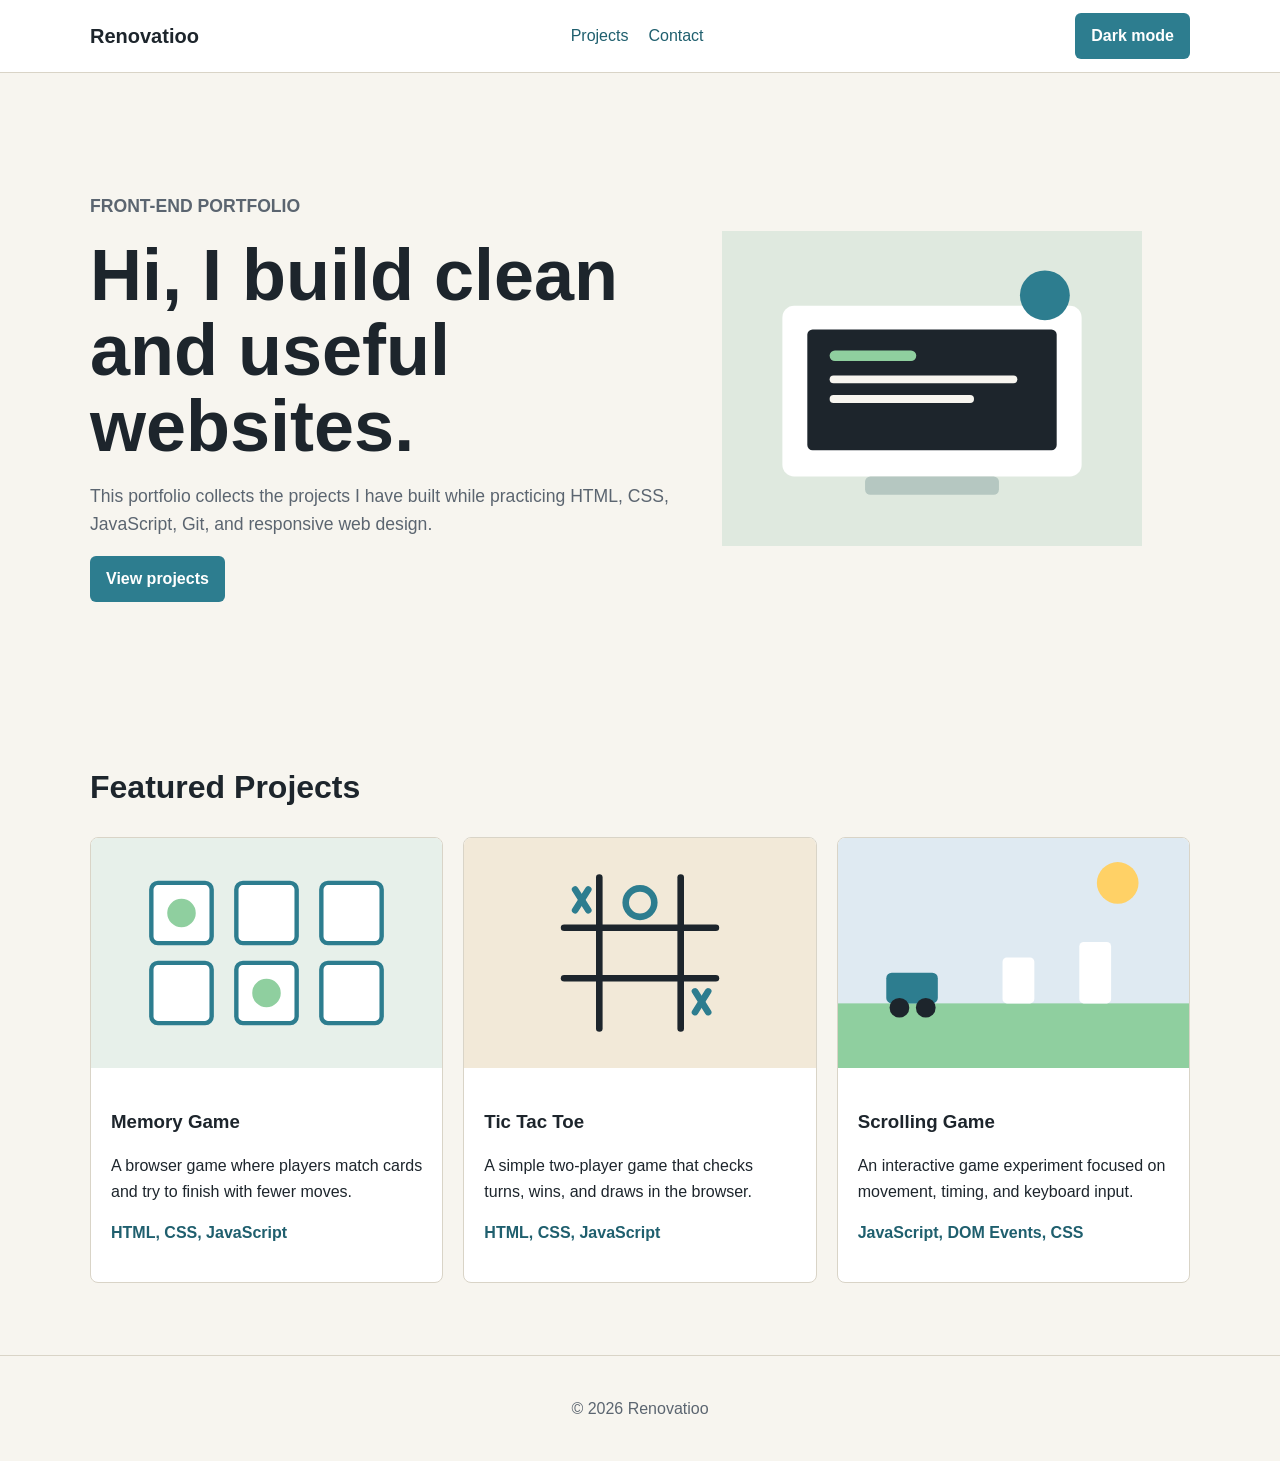
<file: portfolio/personal-portfolio-website/index.html>
<!DOCTYPE html>
<html lang="en">
<head>
  <meta charset="UTF-8">
  <meta name="viewport" content="width=device-width, initial-scale=1.0">
  <title>Renovatioo Portfolio</title>
  <link rel="stylesheet" href="styles.css">
</head>
<body>
  <header>
    <nav>
      <a class="logo" href="index.html">Renovatioo</a>
      <ul>
        <li><a href="#projects">Projects</a></li>
        <li><a href="contact.html">Contact</a></li>
      </ul>
      <button id="theme-toggle" type="button">Dark mode</button>
    </nav>
  </header>

  <main>
    <section class="hero">
      <div>
        <p class="eyebrow">Front-End Portfolio</p>
        <h1>Hi, I build clean and useful websites.</h1>
        <p>
          This portfolio collects the projects I have built while practicing
          HTML, CSS, JavaScript, Git, and responsive web design.
        </p>
        <a class="button" href="#projects">View projects</a>
      </div>
      <img src="images/workspace.svg" alt="Illustration of a laptop workspace">
    </section>

    <section id="projects" class="projects">
      <h2>Featured Projects</h2>
      <div class="project-grid">
        <article class="project-card">
          <img src="images/memory-game.svg" alt="Memory game project preview">
          <div>
            <h3>Memory Game</h3>
            <p>A browser game where players match cards and try to finish with fewer moves.</p>
            <p class="tech">HTML, CSS, JavaScript</p>
          </div>
        </article>

        <article class="project-card">
          <img src="images/tic-tac-toe.svg" alt="Tic tac toe project preview">
          <div>
            <h3>Tic Tac Toe</h3>
            <p>A simple two-player game that checks turns, wins, and draws in the browser.</p>
            <p class="tech">HTML, CSS, JavaScript</p>
          </div>
        </article>

        <article class="project-card">
          <img src="images/scrolling-game.svg" alt="Scrolling game project preview">
          <div>
            <h3>Scrolling Game</h3>
            <p>An interactive game experiment focused on movement, timing, and keyboard input.</p>
            <p class="tech">JavaScript, DOM Events, CSS</p>
          </div>
        </article>
      </div>
    </section>
  </main>

  <footer>
    <p>&copy; 2026 Renovatioo</p>
  </footer>

  <script src="script.js"></script>
</body>
</html>
</file>
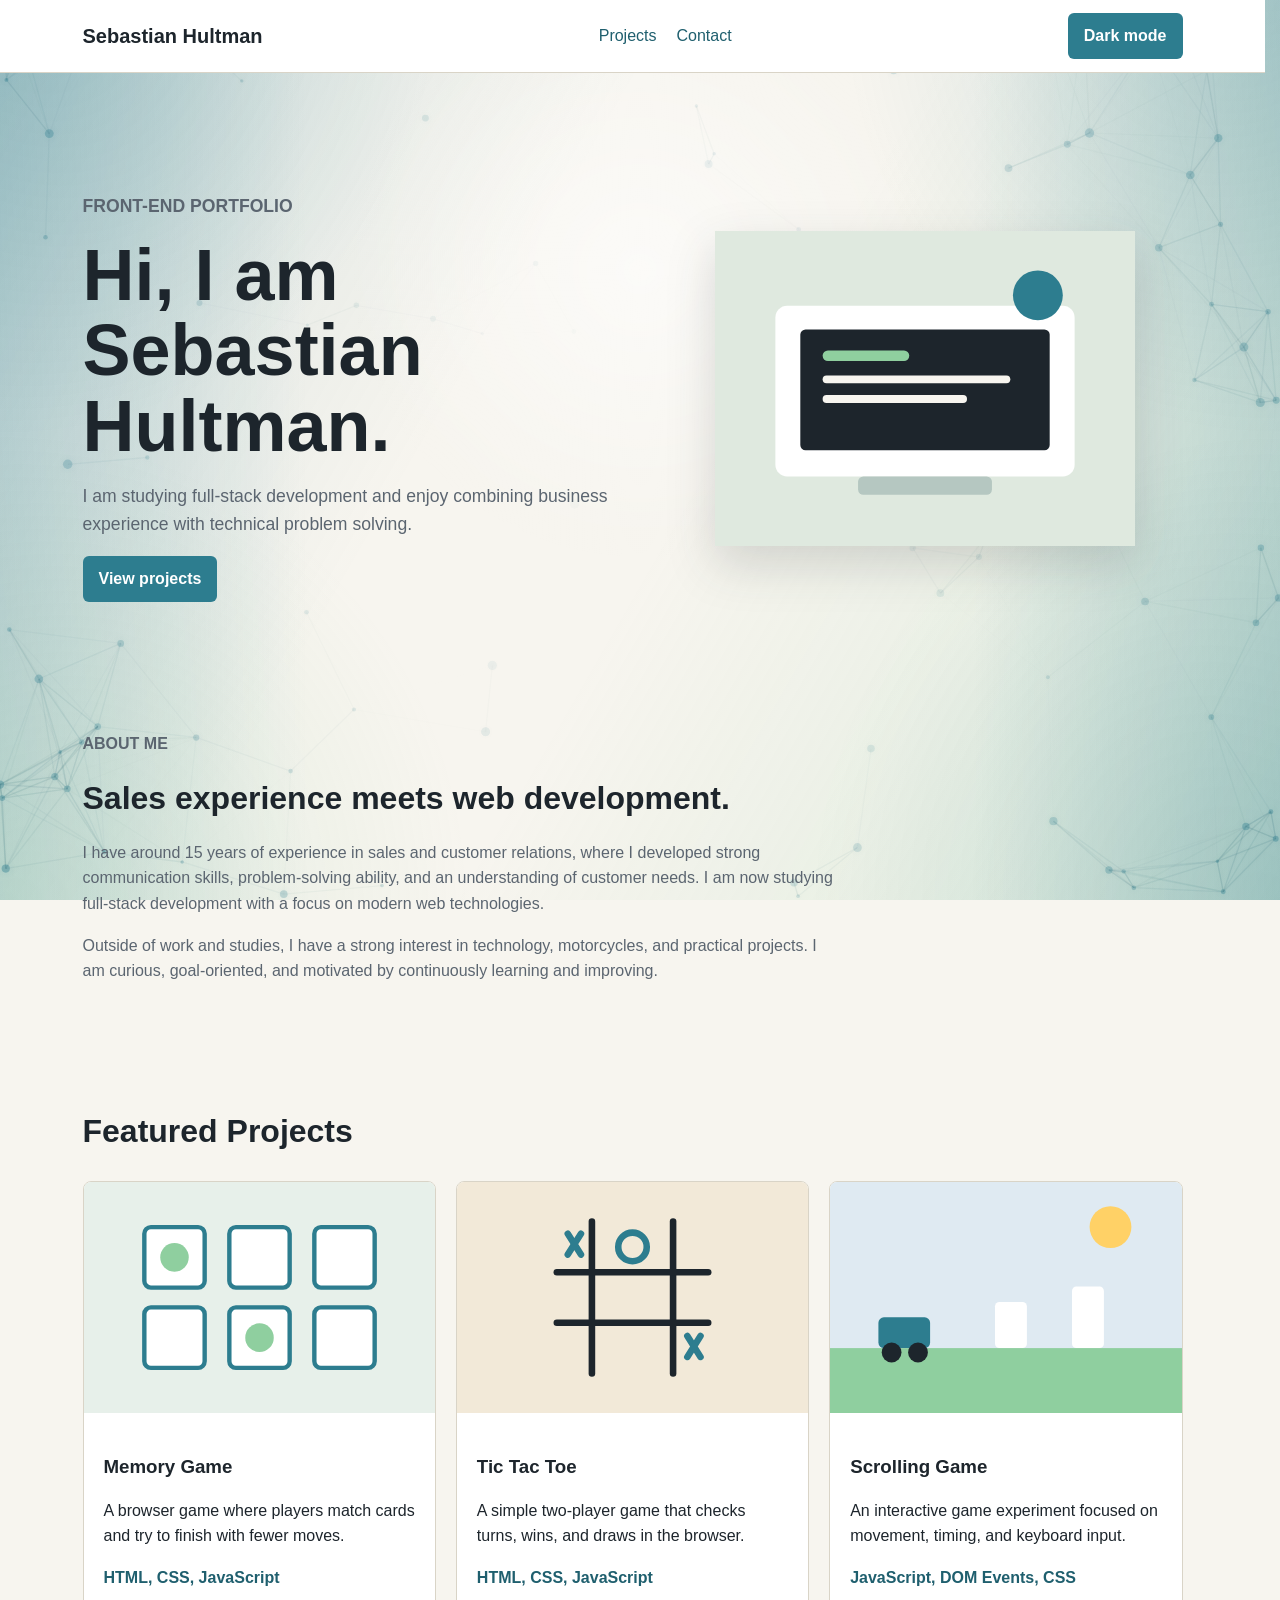
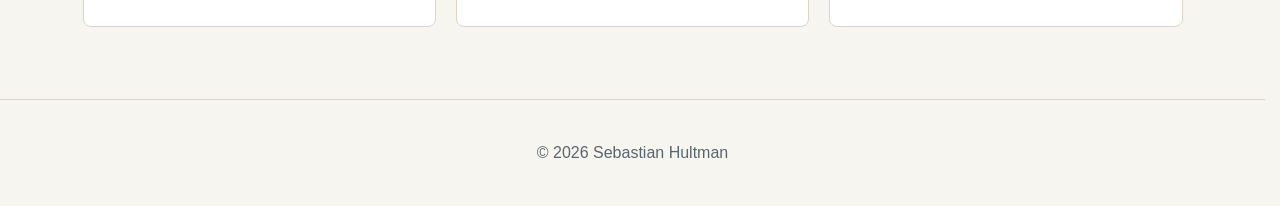
<file: Codecademy/portfolio-projects/personal-portfolio-website/index.html>
<!DOCTYPE html>
<html lang="en">
<head>
  <meta charset="UTF-8">
  <meta name="viewport" content="width=device-width, initial-scale=1.0">
  <title>Sebastian Hultman Portfolio</title>
  <!-- Update the query string when CSS changes so GitHub Pages/Chrome do not serve an old cached file. -->
  <link rel="stylesheet" href="styles.css?v=shared-layout">
</head>
<body>
  <!-- Decorative animated background. It is hidden from screen readers and controlled from script.js. -->
  <canvas id="background-canvas" aria-hidden="true"></canvas>

  <!-- Shared header is rendered from script.js so all pages use one navigation source. -->
  <div id="site-header"></div>

  <main>
    <section class="hero">
      <div>
        <p class="eyebrow">Front-End Portfolio</p>
        <h1>Hi, I am Sebastian Hultman.</h1>
        <p>
          I am studying full-stack development and enjoy combining business
          experience with technical problem solving.
        </p>
        <a class="button" href="#projects">View projects</a>
      </div>
      <img src="images/workspace.svg" alt="Illustration of a laptop workspace">
    </section>

    <section class="about">
      <p class="eyebrow">About me</p>
      <h2>Sales experience meets web development.</h2>
      <p>
        I have around 15 years of experience in sales and customer relations,
        where I developed strong communication skills, problem-solving ability,
        and an understanding of customer needs. I am now studying full-stack
        development with a focus on modern web technologies.
      </p>
      <p>
        Outside of work and studies, I have a strong interest in technology,
        motorcycles, and practical projects. I am curious, goal-oriented, and
        motivated by continuously learning and improving.
      </p>
    </section>

    <section id="projects" class="projects">
      <h2>Featured Projects</h2>
      <div class="project-grid">
        <article class="project-card">
          <img src="images/memory-game.svg" alt="Memory game project preview">
          <div>
            <h3>Memory Game</h3>
            <p>A browser game where players match cards and try to finish with fewer moves.</p>
            <p class="tech">HTML, CSS, JavaScript</p>
          </div>
        </article>

        <article class="project-card">
          <img src="images/tic-tac-toe.svg" alt="Tic tac toe project preview">
          <div>
            <h3>Tic Tac Toe</h3>
            <p>A simple two-player game that checks turns, wins, and draws in the browser.</p>
            <p class="tech">HTML, CSS, JavaScript</p>
          </div>
        </article>

        <article class="project-card">
          <img src="images/scrolling-game.svg" alt="Scrolling game project preview">
          <div>
            <h3>Scrolling Game</h3>
            <p>An interactive game experiment focused on movement, timing, and keyboard input.</p>
            <p class="tech">JavaScript, DOM Events, CSS</p>
          </div>
        </article>
      </div>
    </section>
  </main>

  <!-- Shared footer is rendered from script.js for the same reason as the header. -->
  <div id="site-footer"></div>

  <!-- Update the query string when JavaScript changes for the same cache reason as the CSS link. -->
  <script src="script.js?v=shared-layout"></script>
</body>
</html>
</file>
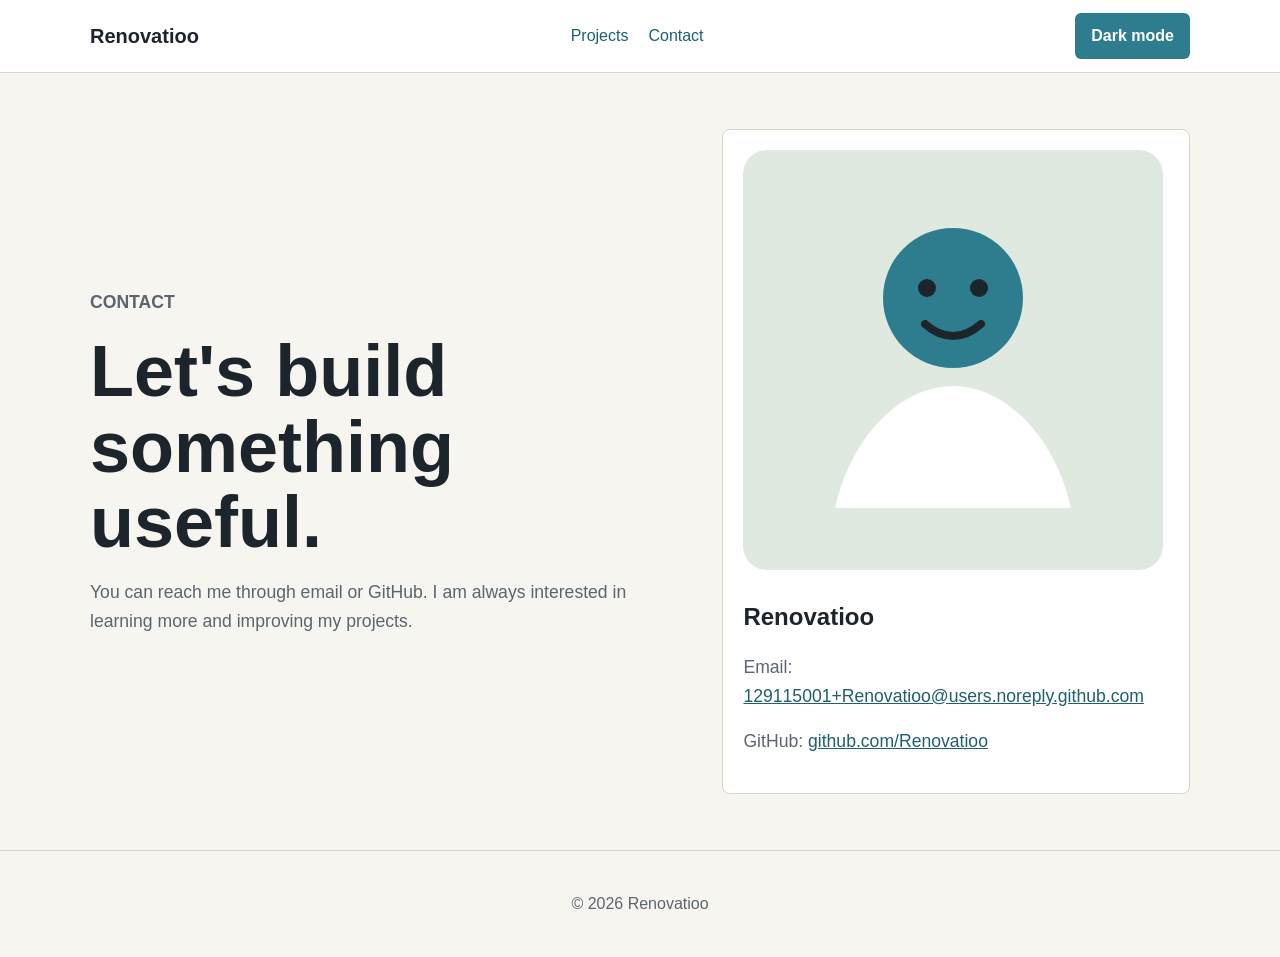
<file: portfolio/personal-portfolio-website/contact.html>
<!DOCTYPE html>
<html lang="en">
<head>
  <meta charset="UTF-8">
  <meta name="viewport" content="width=device-width, initial-scale=1.0">
  <title>Contact | Renovatioo Portfolio</title>
  <link rel="stylesheet" href="styles.css">
</head>
<body>
  <header>
    <nav>
      <a class="logo" href="index.html">Renovatioo</a>
      <ul>
        <li><a href="index.html#projects">Projects</a></li>
        <li><a href="contact.html">Contact</a></li>
      </ul>
      <button id="theme-toggle" type="button">Dark mode</button>
    </nav>
  </header>

  <main>
    <section class="contact-page">
      <div>
        <p class="eyebrow">Contact</p>
        <h1>Let's build something useful.</h1>
        <p>
          You can reach me through email or GitHub. I am always interested in
          learning more and improving my projects.
        </p>
      </div>

      <div class="contact-card">
        <img src="images/profile.svg" alt="Simple profile illustration">
        <h2>Renovatioo</h2>
        <p>Email: <a href="mailto:129115001+Renovatioo@users.noreply.github.com">129115001+Renovatioo@users.noreply.github.com</a></p>
        <p>GitHub: <a href="https://github.com/Renovatioo">github.com/Renovatioo</a></p>
      </div>
    </section>
  </main>

  <footer>
    <p>&copy; 2026 Renovatioo</p>
  </footer>

  <script src="script.js"></script>
</body>
</html>
</file>
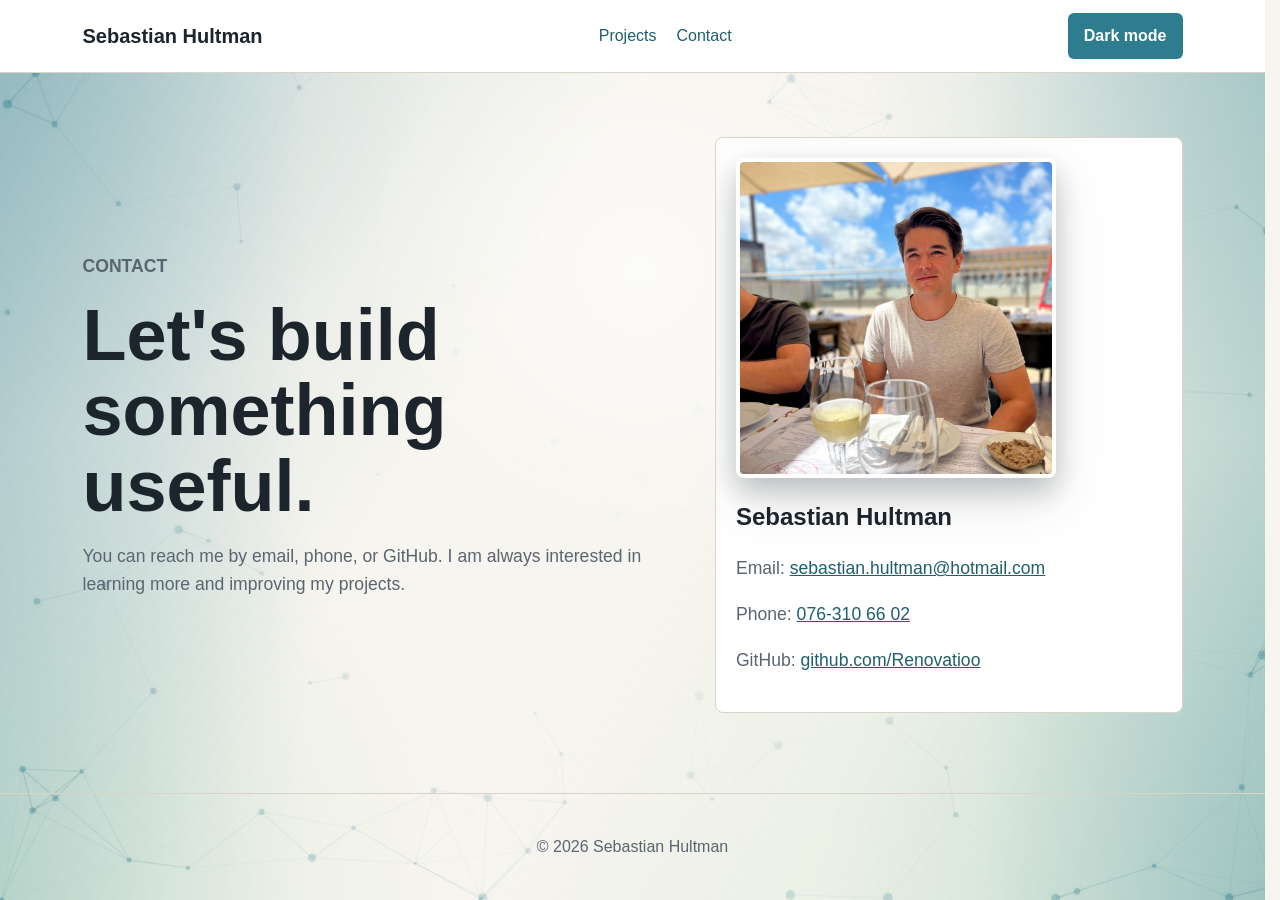
<file: Codecademy/portfolio-projects/personal-portfolio-website/contact.html>
<!DOCTYPE html>
<html lang="en">
<head>
  <meta charset="UTF-8">
  <meta name="viewport" content="width=device-width, initial-scale=1.0">
  <title>Contact | Sebastian Hultman Portfolio</title>
  <!-- Update the query string when CSS changes so GitHub Pages/Chrome do not serve an old cached file. -->
  <link rel="stylesheet" href="styles.css?v=shared-layout">
</head>
<body>
  <!-- Decorative animated background. It is hidden from screen readers and controlled from script.js. -->
  <canvas id="background-canvas" aria-hidden="true"></canvas>

  <!-- Shared header is rendered from script.js so all pages use one navigation source. -->
  <div id="site-header"></div>

  <main>
    <!-- Contact is intentionally its own page, but uses the same grid rhythm as the home hero. -->
    <section class="contact-page">
      <div>
        <p class="eyebrow">Contact</p>
        <h1>Let's build something useful.</h1>
        <p>
          You can reach me by email, phone, or GitHub. I am always interested
          in learning more and improving my projects.
        </p>
      </div>

      <div class="contact-card">
        <img class="profile-photo" src="images/sebastian-profile.png" alt="Portrait of Sebastian Hultman">
        <h2>Sebastian Hultman</h2>
        <p>Email: <a href="mailto:sebastian.hultman@hotmail.com">sebastian.hultman@hotmail.com</a></p>
        <p>Phone: <a href="tel:+46763106602">076-310 66 02</a></p>
        <p>GitHub: <a href="https://github.com/Renovatioo">github.com/Renovatioo</a></p>
      </div>
    </section>
  </main>

  <!-- Shared footer is rendered from script.js for the same reason as the header. -->
  <div id="site-footer"></div>

  <!-- Update the query string when JavaScript changes for the same cache reason as the CSS link. -->
  <script src="script.js?v=shared-layout"></script>
</body>
</html>
</file>
<file: portfolio/personal-portfolio-website/styles.css>
:root {
  --background: #f7f5ef;
  --surface: #ffffff;
  --text: #1d252c;
  --muted: #5b6570;
  --accent: #2d7d8f;
  --accent-dark: #1f5f6e;
  --line: #d9d4c7;
}

body.dark {
  --background: #182025;
  --surface: #232d33;
  --text: #f4f0e8;
  --muted: #c3c9c8;
  --accent: #8fcf9f;
  --accent-dark: #b8dfc1;
  --line: #3a454b;
}

* {
  box-sizing: border-box;
}

body {
  margin: 0;
  background: var(--background);
  color: var(--text);
  font-family: Arial, Helvetica, sans-serif;
  line-height: 1.6;
}

header {
  background: var(--surface);
  border-bottom: 1px solid var(--line);
}

nav {
  width: min(1100px, 92%);
  margin: 0 auto;
  min-height: 72px;
  display: flex;
  align-items: center;
  justify-content: space-between;
  gap: 24px;
}

.logo {
  color: var(--text);
  font-size: 1.25rem;
  font-weight: bold;
  text-decoration: none;
}

nav ul {
  display: flex;
  gap: 20px;
  margin: 0;
  padding: 0;
  list-style: none;
}

a {
  color: var(--accent-dark);
}

nav a {
  text-decoration: none;
}

nav a:hover,
.contact-card a:hover {
  text-decoration: underline;
}

button,
.button {
  border: 0;
  border-radius: 6px;
  background: var(--accent);
  color: white;
  cursor: pointer;
  display: inline-block;
  font: inherit;
  font-weight: bold;
  padding: 10px 16px;
  text-decoration: none;
}

button:hover,
.button:hover {
  background: var(--accent-dark);
}

.hero,
.contact-page {
  width: min(1100px, 92%);
  margin: 0 auto;
  min-height: 70vh;
  display: grid;
  grid-template-columns: 1fr 0.8fr;
  align-items: center;
  gap: 48px;
  padding: 56px 0;
}

.hero h1,
.contact-page h1 {
  max-width: 720px;
  margin: 0;
  font-size: clamp(2.25rem, 6vw, 4.5rem);
  line-height: 1.05;
}

.hero p,
.contact-page p {
  max-width: 620px;
  color: var(--muted);
  font-size: 1.1rem;
}

.eyebrow {
  color: var(--accent-dark);
  font-weight: bold;
  letter-spacing: 0;
  text-transform: uppercase;
}

.hero img,
.contact-card img {
  width: 100%;
  max-width: 420px;
}

.projects {
  width: min(1100px, 92%);
  margin: 0 auto;
  padding: 32px 0 72px;
}

.projects h2 {
  font-size: 2rem;
  margin-bottom: 24px;
}

.project-grid {
  display: grid;
  grid-template-columns: repeat(3, 1fr);
  gap: 20px;
}

.project-card,
.contact-card {
  background: var(--surface);
  border: 1px solid var(--line);
  border-radius: 8px;
  overflow: hidden;
}

.project-card div,
.contact-card {
  padding: 20px;
}

.project-card img {
  width: 100%;
  display: block;
}

.project-card h3,
.contact-card h2 {
  margin-bottom: 8px;
}

.tech {
  color: var(--accent-dark);
  font-weight: bold;
}

.contact-card {
  overflow-wrap: anywhere;
}

footer {
  border-top: 1px solid var(--line);
  color: var(--muted);
  padding: 24px;
  text-align: center;
}

@media (max-width: 800px) {
  nav,
  nav ul {
    flex-wrap: wrap;
  }

  .hero,
  .contact-page,
  .project-grid {
    grid-template-columns: 1fr;
  }

  .hero,
  .contact-page {
    min-height: auto;
    padding: 40px 0;
  }
}

@media (max-width: 520px) {
  nav {
    align-items: flex-start;
    flex-direction: column;
    padding: 18px 0;
  }

  nav ul {
    gap: 14px;
  }

  button,
  .button {
    width: 100%;
    text-align: center;
  }
}
</file>
<file: Codecademy/portfolio-projects/personal-portfolio-website/styles.css>
:root {
  /* Site theme tokens. Change colors here before touching individual components. */
  --background: #f7f5ef;
  --surface: #ffffff;
  --text: #1d252c;
  --muted: #5b6570;
  --accent: #2d7d8f;
  --accent-dark: #1f5f6e;
  --line: #d9d4c7;
}

body.dark {
  /* Dark mode uses the same variable names so components do not need separate dark styles. */
  --background: #182025;
  --surface: #232d33;
  --text: #f4f0e8;
  --muted: #c3c9c8;
  --accent: #8fcf9f;
  --accent-dark: #b8dfc1;
  --line: #3a454b;
}

* {
  box-sizing: border-box;
}

html {
  /* Prevents the centered header from shifting when switching between pages with/without scrollbars. */
  scrollbar-gutter: stable;
}

body {
  margin: 0;
  background: var(--background);
  color: var(--text);
  font-family: Arial, Helvetica, sans-serif;
  line-height: 1.6;
  transition: background 0.3s ease, color 0.3s ease;
}

#background-canvas {
  /* Canvas sits behind every section and never captures mouse/keyboard interaction. */
  position: fixed;
  inset: 0;
  width: 100%;
  height: 100%;
  pointer-events: none;
  z-index: -1;
}

body::before {
  /* Static color wash behind the animated canvas. Corners carry more color; center stays calm for text. */
  content: "";
  position: fixed;
  inset: 0;
  background:
    radial-gradient(circle at 50% 30%, rgba(255, 255, 255, 0.58), transparent 32%),
    radial-gradient(circle at 0 0, rgba(45, 125, 143, 0.22), transparent 28%),
    radial-gradient(circle at 100% 0, rgba(45, 125, 143, 0.2), transparent 28%),
    radial-gradient(circle at 0 100%, rgba(143, 207, 159, 0.2), transparent 30%),
    radial-gradient(circle at 100% 100%, rgba(45, 125, 143, 0.18), transparent 30%),
    linear-gradient(90deg, rgba(45, 125, 143, 0.24), transparent 24%, transparent 76%, rgba(45, 125, 143, 0.24)),
    linear-gradient(120deg, rgba(45, 125, 143, 0.19), transparent 38%),
    linear-gradient(300deg, rgba(143, 207, 159, 0.24), transparent 46%);
  pointer-events: none;
  z-index: -2;
}

body.dark::before {
  background:
    radial-gradient(circle at 50% 30%, rgba(255, 255, 255, 0.08), transparent 34%),
    radial-gradient(circle at 0 0, rgba(45, 125, 143, 0.24), transparent 30%),
    radial-gradient(circle at 100% 0, rgba(45, 125, 143, 0.22), transparent 30%),
    radial-gradient(circle at 0 100%, rgba(143, 207, 159, 0.14), transparent 32%),
    radial-gradient(circle at 100% 100%, rgba(45, 125, 143, 0.2), transparent 32%),
    linear-gradient(90deg, rgba(45, 125, 143, 0.22), transparent 24%, transparent 76%, rgba(45, 125, 143, 0.22)),
    linear-gradient(120deg, rgba(143, 207, 159, 0.12), transparent 38%),
    linear-gradient(300deg, rgba(45, 125, 143, 0.16), transparent 46%);
}

header {
  /* Header remains visible during scroll and is shared by all pages. */
  background: var(--surface);
  border-bottom: 1px solid var(--line);
  position: sticky;
  top: 0;
  z-index: 10;
}

nav {
  width: min(1100px, 92%);
  margin: 0 auto;
  min-height: 72px;
  display: flex;
  align-items: center;
  justify-content: space-between;
  gap: 24px;
}

.logo {
  color: var(--text);
  font-size: 1.25rem;
  font-weight: bold;
  text-decoration: none;
}

nav ul {
  display: flex;
  gap: 20px;
  margin: 0;
  padding: 0;
  list-style: none;
}

a {
  color: var(--accent-dark);
}

nav a {
  text-decoration: none;
}

nav a:hover,
.contact-card a:hover {
  text-decoration: underline;
}

button,
.button {
  border: 0;
  border-radius: 6px;
  background: var(--accent);
  color: white;
  cursor: pointer;
  display: inline-block;
  font: inherit;
  font-weight: bold;
  padding: 10px 16px;
  text-decoration: none;
  transition: background 0.2s ease, transform 0.2s ease;
}

button:hover,
.button:hover {
  background: var(--accent-dark);
  transform: translateY(-2px);
}

.hero,
.contact-page {
  /* Reusable two-column page intro layout. Home and contact customize height separately below. */
  width: min(1100px, 92%);
  margin: 0 auto;
  display: grid;
  grid-template-columns: 1fr 0.8fr;
  align-items: center;
  gap: 48px;
  padding: 56px 0;
}

.hero {
  /* Home page hero should feel spacious. Contact is shorter and defined separately. */
  min-height: 70vh;
}

.contact-page {
  /* Keeps the contact page from creating a large empty band above or below the footer. */
  min-height: calc(100vh - 180px);
  padding: 56px 0 72px;
}

.hero h1,
.contact-page h1 {
  max-width: 720px;
  margin: 0;
  font-size: clamp(2.25rem, 6vw, 4.5rem);
  line-height: 1.05;
}

.hero p,
.contact-page p {
  max-width: 620px;
  color: var(--muted);
  font-size: 1.1rem;
}

.eyebrow {
  color: var(--accent-dark);
  font-weight: bold;
  letter-spacing: 0;
  text-transform: uppercase;
}

.hero img,
.contact-card img {
  width: 100%;
  max-width: 420px;
  filter: drop-shadow(0 18px 24px rgba(29, 37, 44, 0.16));
  transition: transform 0.3s ease;
}

.contact-card .profile-photo {
  /* Crop the real profile image consistently without editing the source photo. */
  aspect-ratio: 1;
  border: 4px solid var(--surface);
  border-radius: 8px;
  box-shadow: 0 12px 24px rgba(29, 37, 44, 0.18);
  display: block;
  max-width: 320px;
  object-fit: cover;
  object-position: 66% 34%;
}

.hero img:hover,
.contact-card img:hover {
  transform: translateY(-6px) rotate(1deg);
}

.about,
.projects {
  width: min(1100px, 92%);
  margin: 0 auto;
}

.about {
  padding: 12px 0 48px;
}

.about h2 {
  font-size: 2rem;
  margin: 0 0 16px;
}

.about p {
  max-width: 760px;
  color: var(--muted);
}

.projects {
  /* Bottom padding is part of the project section, not the footer. */
  padding: 32px 0 72px;
}

.projects h2 {
  font-size: 2rem;
  margin-bottom: 24px;
}

.project-grid {
  display: grid;
  grid-template-columns: repeat(3, 1fr);
  gap: 20px;
}

.project-card,
.contact-card {
  background: var(--surface);
  border: 1px solid var(--line);
  border-radius: 8px;
  overflow: hidden;
  transition: box-shadow 0.25s ease, transform 0.25s ease;
}

.project-card:hover,
.contact-card:hover {
  box-shadow: 0 16px 32px rgba(29, 37, 44, 0.14);
  transform: translateY(-6px);
}

.project-card div,
.contact-card {
  padding: 20px;
}

.project-card img {
  width: 100%;
  display: block;
  transition: transform 0.3s ease;
}

.project-card:hover img {
  transform: scale(1.04);
}

.project-card h3,
.contact-card h2 {
  margin-bottom: 8px;
}

.tech {
  color: var(--accent-dark);
  font-weight: bold;
}

.contact-card {
  overflow-wrap: anywhere;
}

footer {
  border-top: 1px solid var(--line);
  color: var(--muted);
  padding: 24px;
  text-align: center;
}

@media (max-width: 800px) {
  /* Tablet/mobile: stack the two-column layouts and let content define height. */
  nav,
  nav ul {
    flex-wrap: wrap;
  }

  .hero,
  .contact-page,
  .project-grid {
    grid-template-columns: 1fr;
  }

  .hero,
  .contact-page {
    min-height: auto;
    padding: 40px 0;
  }
}

@media (max-width: 520px) {
  nav {
    align-items: flex-start;
    flex-direction: column;
    padding: 18px 0;
  }

  nav ul {
    gap: 14px;
  }

  button,
  .button {
    width: 100%;
    text-align: center;
  }
}

@media (prefers-reduced-motion: reduce) {
  /* Respect users who prefer less motion; script.js also stops the canvas animation. */
  *,
  *::before,
  *::after {
    scroll-behavior: auto !important;
    transition: none !important;
  }

  .hero img:hover,
  .contact-card img:hover,
  .project-card:hover,
  .project-card:hover img,
  button:hover,
  .button:hover {
    transform: none;
  }
}
</file>
